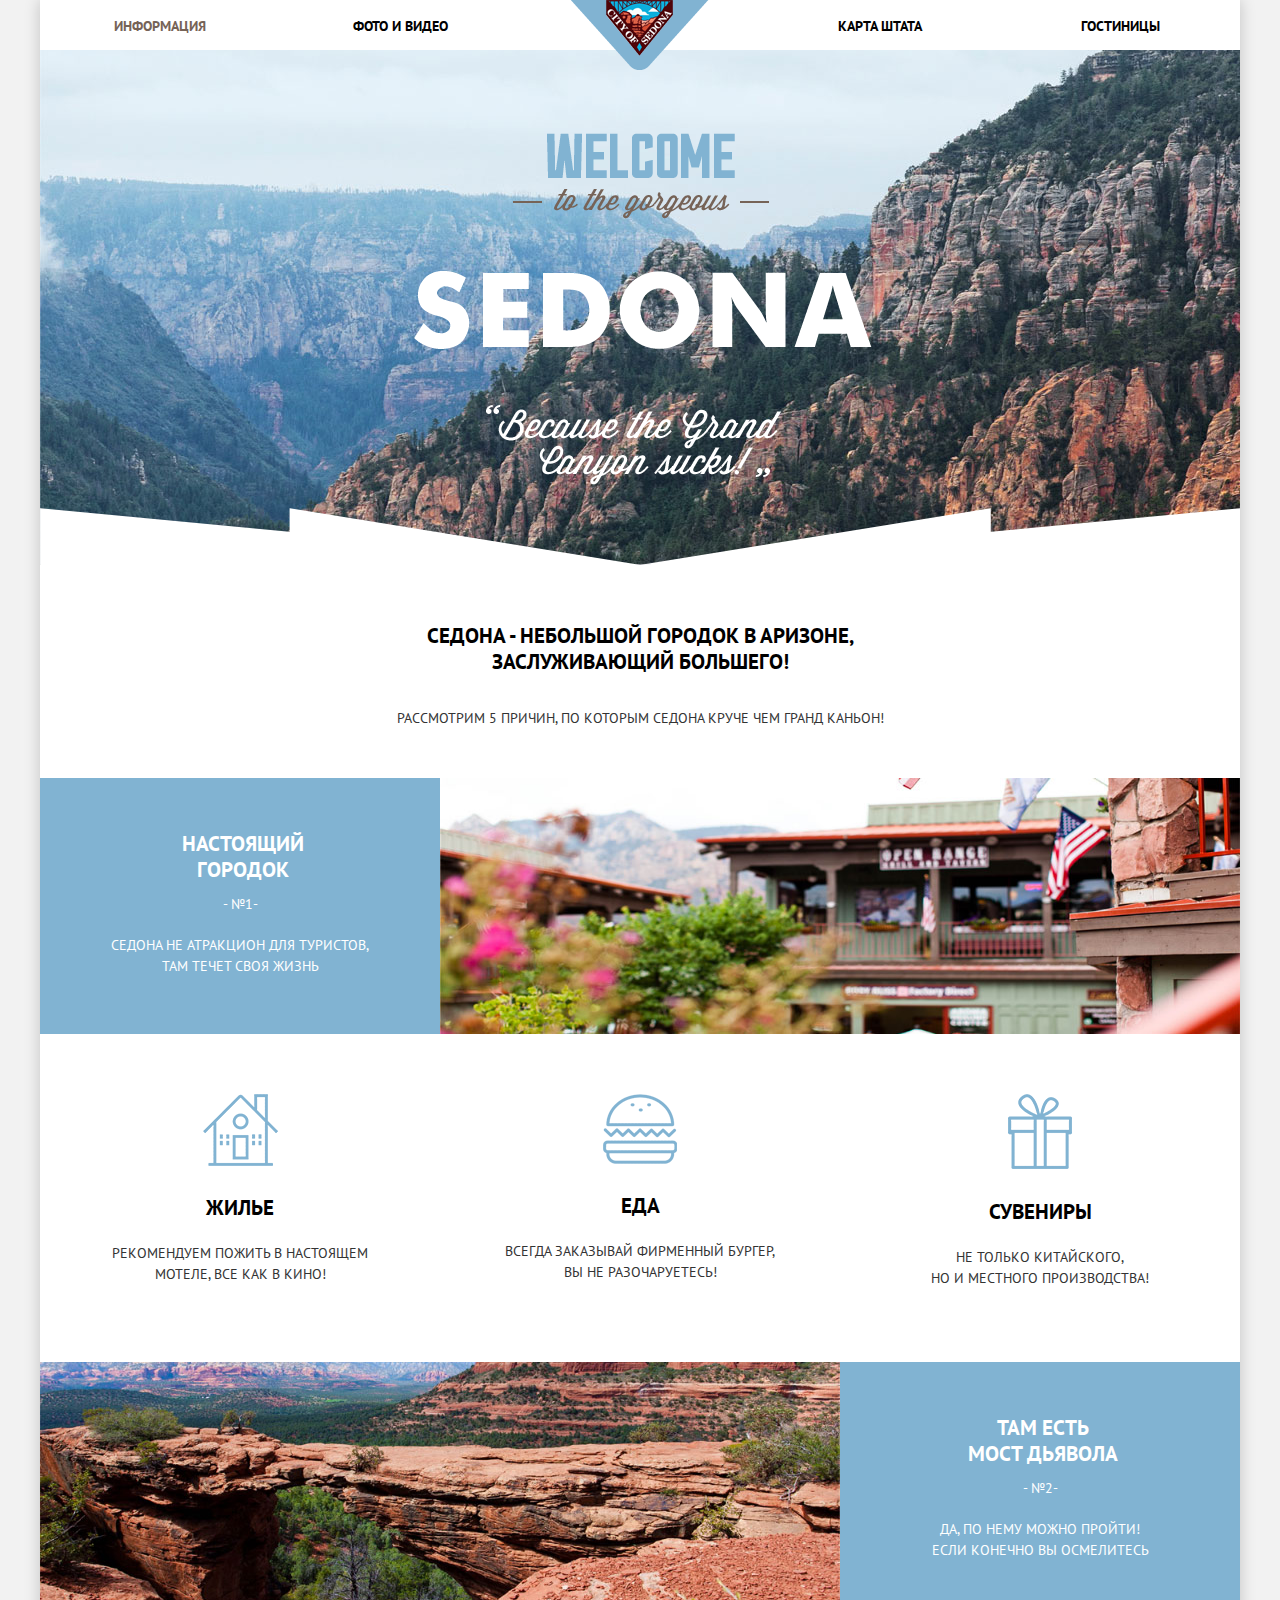
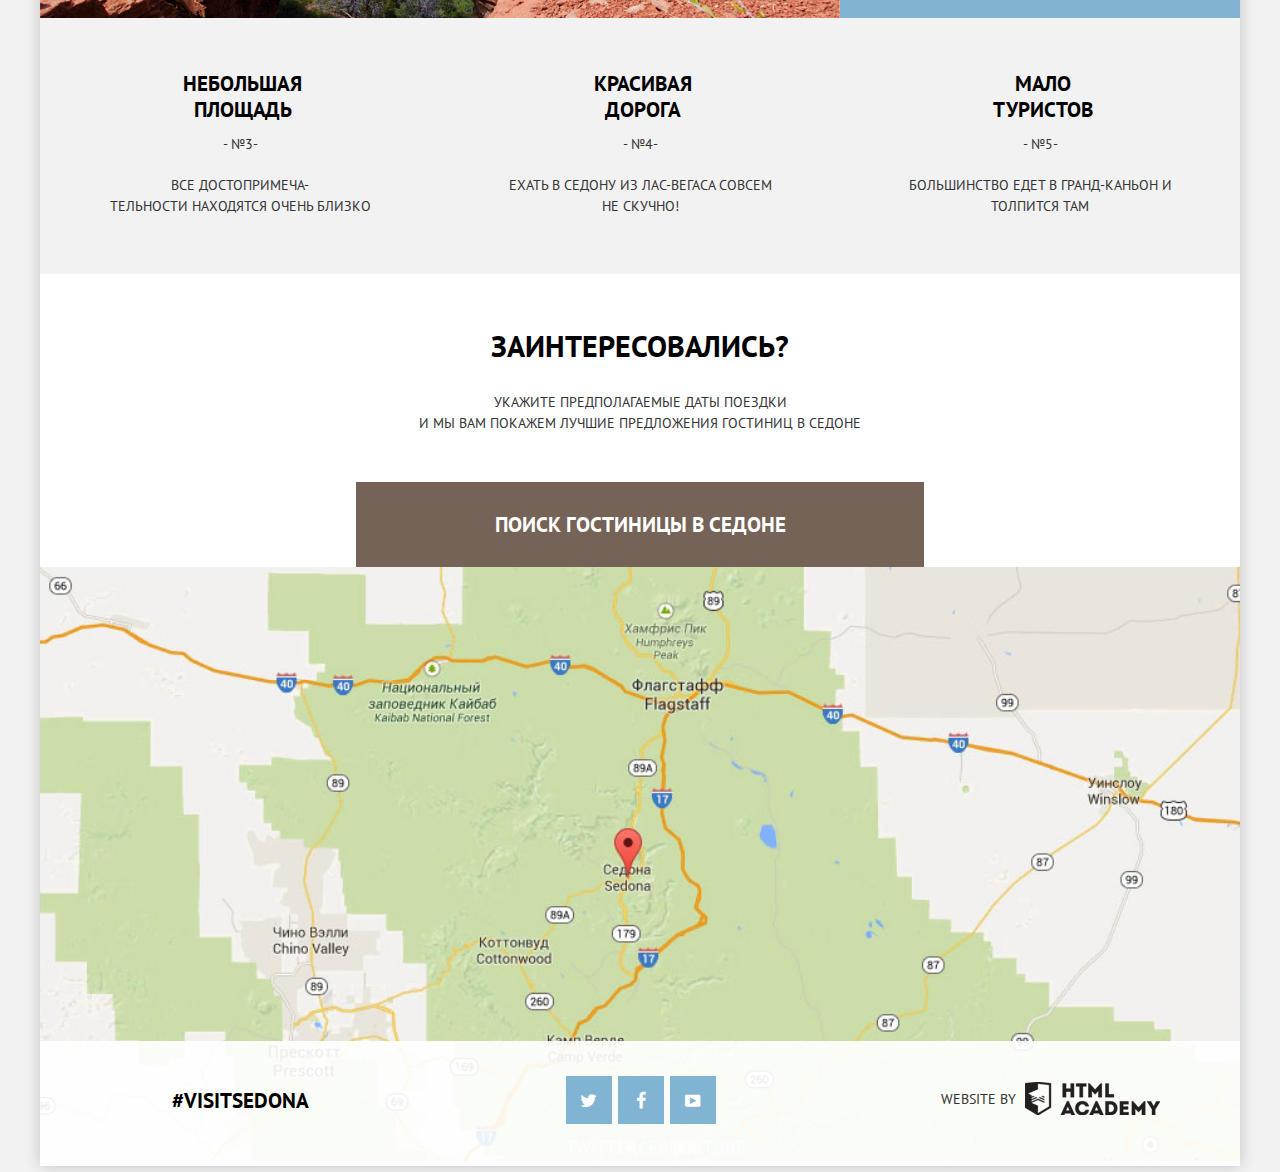
<file: index.html>
<!DOCTYPE html>
<html>
	<head>
		<meta charset="utf-8">
		<title>Sedona</title>
		<link href='http://fonts.googleapis.com/css?family=PT+Sans:400,700' rel='stylesheet' type='text/css'>
		<link rel="stylesheet" type="text/css" href="css/normalize.css" />
		<link rel="stylesheet" type="text/css" href="css/styles.css" />
	</head>
	<body>
		<div class="container">
			<!--HEADER-->
			<div class="wrapper-header clearfix">
				<header class="main-header">
					<nav class="left-nav">
						<ul>
							 <li class="active">
								<a href="#">Информация</a>
							 </li>
							<li>
								<a href="#">Фото и видео</a>
							</li> 
						</ul>
					</nav>
					
					<div class="logo">
						<a href="./index.html">
							<img src="./img/logo.png" alt="Седона" width="138" height="70" >
						</a>
					</div>
					
					<nav class="right-nav">
						<ul>
							<li>
								<a href="#">Карта штата</a>
							</li>
							<li>
								<a href="./hotels.html">Гостиницы</a>
							</li>  
						</ul>
					</nav>
				</header>
			</div>
			<!--HEADER END-->
			
			<!--CONTENT-->
			<div class="wrapper clearfix">
				<div class="background-image">
					<div class="background-text">
						<div class="welcome-title">Welcome to the gorgeous<br>Sedona</div>
						<blockquote class="welcome-quote">Because the Grand Canyon sucks!</blockquote>
					</div>
					<div class="background-shape">
					</div>
				</div>
				<section class="info-sedona">
					<h3>Седона - небольшой городок в Аризоне,<br> заслуживающий большего!</h3>
					<p>Рассмотрим 5 причин, по которым седона круче чем гранд каньон!</p>
				</section>
				<article class="main-reasons clearfix">
					<div class="features-item main-feature">
						<h3>Настоящий <br>городок</h3>
						<span class="number">- №1-</span>
						<p>
						Седона не атракцион для туристов,<br>
						там течет своя жизнь</p>
					</div>
					<div class="reason-image">
						<img src="./img/reason1.jpg" alt="Седона" width="800" height="256" >
					</div>
				</article>
				<section class="common-features clearfix">
					<div class="common-item">
						<img src="./img/house-icon.png" alt="Седона" width="75" height="72" >
						<h3 class="features-title">Жилье</h3>
						<p>Рекомендуем пожить в настоящем<br>
						мотеле, все как в кино!</p>
					</div>
					<div class="common-item">
						<img src="./img/burger-icon.png" alt="Седона" width="74" height="70" >
						<h3 class="features-title">Еда</h3>
						<p>Всегда заказывай фирменный бургер,<br>
						вы не разочаруетесь!</p>
					</div>
					<div class="common-item">
						<img src="./img/gift-icon.png" alt="Седона" width="64" height="76" >
						<h3 class="features-title">Сувениры</h3>
						<p>Не только китайского,<br>
						но и местного производства!</p>
					</div>
				</section>
				<article class="main-reasons clearfix">
					<div class="reason-image">
						<img src="./img/reason2.jpg" alt="Седона" width="800" height="256" >
					</div>
					<div class="features-item main-feature">
					<h3>Там есть<br>мост дьявола</h3>
					<span class="number">- №2-</span>
					<p>
					Да, по нему можно пройти!<br>
					если конечно вы осмелитесь</p>
					</div>
				</article>
				<section class="features clearfix">
					<div class="features-item">
						<h3>Небольшая<br>площадь</h3>
						<span class="number">- №3-</span>
						<p>
						Все достопримеча-<br>
						тельности находятся очень близко</p>
					</div>
					<div class="features-item">
						<h3>Красивая<br>дорога</h3>
						<span class="number">- №4-</span>
						<p>
						Eхать в Седону из Лас-Вегаса совсем<br>
						не скучно!</p>
					</div>
					<div class="features-item">
						<h3>Мало<br>туристов</h3>
						<span class="number">- №5-</span>
						<p>
						Большинство едет в Гранд-каньон и<br>
						толпится там</p>
					</div>
				</section>
				
				<!--SEARCH-->
				<section class="search">
					<div>
					<h2 class="search-title">Заинтересовались?</h2>
					<p>Укажите предполагаемые даты поездки<br>
					и мы вам покажем лучшие предложения гостиниц в Седоне</p>
					<a href="./form.html" class="btn btn-brown">Поиск гостиницы в Седоне</a>
					</div>
						<!--FORM-->
						<div class="modale-content">
							<form class="form" action="#">
								<div class="begin">
									<label for="begin">Дата заезда:</label>
									<input type="text" name="begin" id="begin" placeholder="21 Апреля 2014">
									<a href="#" class="icon-form icon-calendar"></a>
									
								</div>
								<div class="end">
									<label for="end">Дата выезда:</label>
									<input type="text" name="end" id="end" placeholder="4 Июля 2014">
									<a href="#" class="icon-form icon-calendar"></a>
								</div>
								<div class="number-input adults">
									<label for="adults">Взрослые:</label>
									<div class="button-container clearfix">
										<button type="button" class="form-btn icon-minus"></button>
										<input type="text" name="adults" id="adults" value="2">
										<button type="button" class="form-btn icon-plus"></button>
									</div>
								</div>
								<div class="number-input childs">
									<label class="last" for="childs">Дети:</label>
									<div class="button-container clearfix">
										<button type="button" class="form-btn icon-minus"></button>
										<input type="text" name="childs" id="childs" value="0">
										<button type="button" class="form-btn icon-plus"></button>
									</div>
								</div>
								<input type="submit" class="btn btn-blue" value="Найти">
							</form>
						</div>
						<!--FORM-END-->
				</section>
				<!--SEARCH END-->
				
				<!--MAP-->
				<div class="map">
					<iframe src="https://www.google.com/maps/embed?pb=!1m18!1m12!1m3!1d417840.62134013115!2d-111.70381459041677!3d35.09722466090379!2m3!1f0!2f0!3f0!3m2!1i1024!2i768!4f13.1!3m3!1m2!1s0x872da132f942b00d%3A0x5548c523fa6c8efd!2z0KHQtdC00L7QvdCwLCDQkNGA0LjQt9C-0L3QsCwg0KHQqNCQ!5e0!3m2!1sru!2sru!4v1429824327117" width="1200" height="594">
					</iframe>
				</div>
				<!--MAP END-->
			</div>
			<!--CONTENT END-->
			
			<!--FOOTER-->
			<div class="wrapper clearfix">
				<footer class="main-footer">
						<div class="footer-item footer-tag">
							<h3><a href="#">#Visitsedona</a></h3>
						</div>
						<div class="footer-item footer-social">
							<a href="https://twitter.com/" class="icon icon-twitter" title="Twitter">
								Twitter
							</a>
							<a href="https://facebook.com" class="icon icon-facebook" title="Facebook">
								Facebook
							</a>
							<a href="https://youtube.com" class="icon icon-youtube" title="Youtube">
								Youtube
							</a>
						</div>
						<div class="footer-item footer-copyright">
							<span>Website by</span>
							<a href="https://htmlacademy.ru" class="htmlacademy" title="htmlacademy">
								Html academy
							</a>
						</div>
				</footer>
			</div>
			<!--FOOTER END-->
		</div>
		<script src="./js/min_script.js">
		</script>
	</body>
</html>
</file>
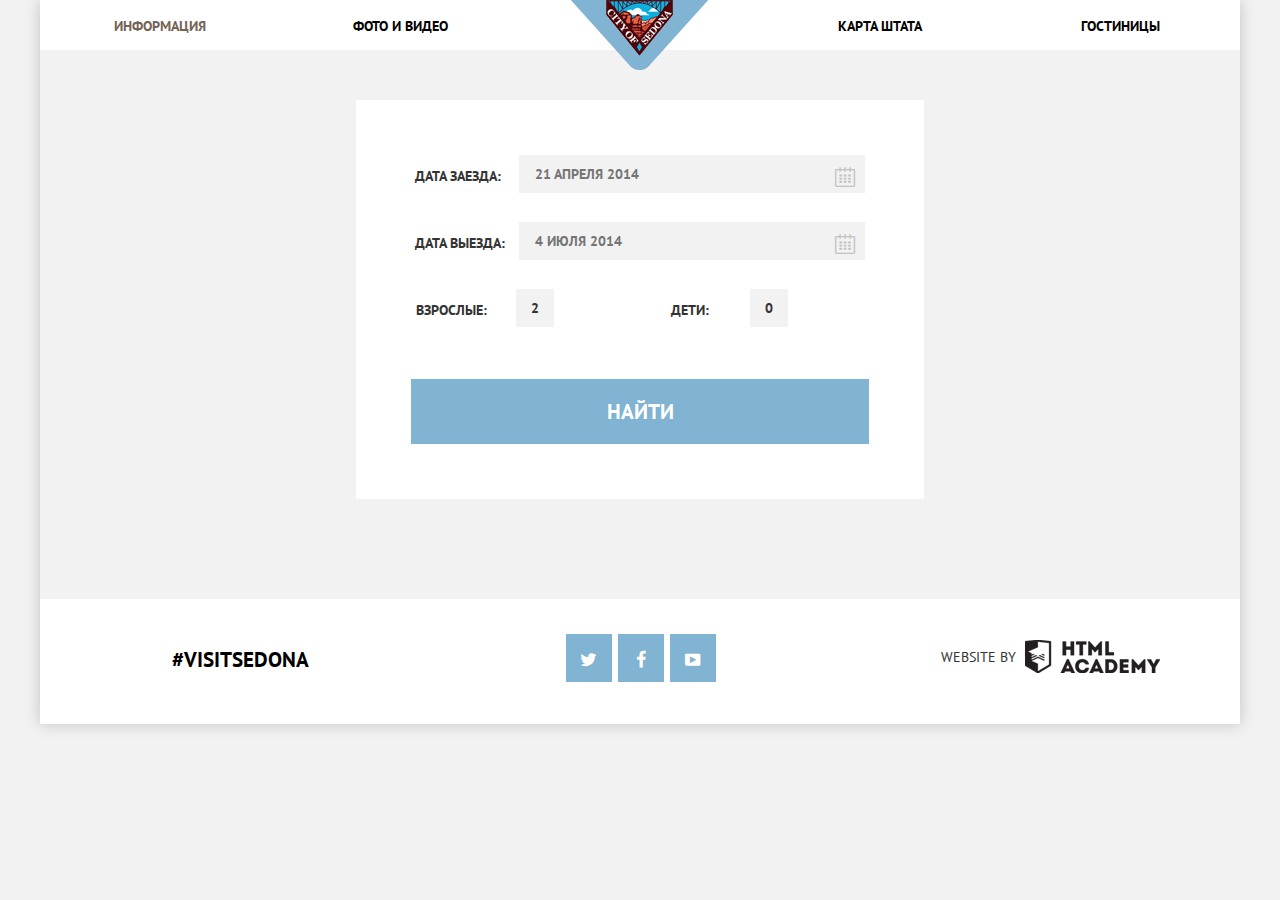
<file: form.html>
<!DOCTYPE html>
<html lang="en">
	<head>
		<meta charset="utf-8">
		<title>Sedona Form</title>
		<link href='http://fonts.googleapis.com/css?family=PT+Sans:400,700' rel='stylesheet' type='text/css'>
		<link rel="stylesheet" type="text/css" href="css/normalize.css" />
		<link rel="stylesheet" type="text/css" href="css/styles_min.css" />
	</head>
	<body>
		<div class="container">
			<!--HEADER-->
			<div class="wrapper-header clearfix">
				<header class="main-header no-js">
					<nav class="left-nav">
						<ul>
							 <li class="active">
								<a href="#">Информация</a>
							 </li>
							<li>
								<a href="#">Фото и видео</a>
							</li>
							  
						</ul>
					</nav>
					
					<div class="logo">
						<a href="./index.html">
							<img src="./img/logo.png" alt="Седона" width="138" height="70" >
						</a>
					</div>
					
					<nav class="right-nav">
						<ul>
							<li>
								<a href="#">Карта штата</a>
							</li>
							<li>
								<a href="./hotels.html">Гостиницы</a>
							</li>  
						</ul>
					</nav>
				</header>
			</div>
			<!--HEADER END-->
			<div class="no-js_form">
				<!--FORM-->
				<div class="modale-content no-js">
					<form class="form no-js" action="#">
						<div class="begin">
							<label for="begin">Дата заезда:</label>
							<input type="text" name="begin" id="begin" placeholder="21 Апреля 2014">
							<a href="#" class="icon-form icon-calendar"></a>	
						</div>
						<div class="end">
							<label for="end">Дата выезда:</label>
							<input type="text" name="end" id="end" placeholder="4 Июля 2014">
							<a href="#" class="icon-form icon-calendar"></a>
						</div>
						<div class="number-input adults">
							<label for="adults">Взрослые:</label>
							<div class="button-container clearfix">
								<button type="button" class="form-btn icon-minus"></button>
								<input type="text" name="adults" id="adults" value="2">
								<button type="button" class="form-btn icon-plus"></button>
							</div>
						</div>
						<div class="number-input childs">
							<label class="last" for="childs">Дети:</label>
							<div class="button-container clearfix">
								<button type="button" class="form-btn icon-minus"></button>
								<input type="text" name="childs" id="childs" value="0">
								<button type="button" class="form-btn icon-plus"></button>
								</div>
						</div>
						<input type="submit" class="btn btn-blue" value="Найти">
					</form>
				</div>
				<!--FORM-END-->
			</div>

			<!--FOOTER-->
			<div class="wrapper clearfix">
				<footer class="main-footer">
						<div class="footer-item footer-tag">
							<h3><a href="#">#Visitsedona</a></h3>
						</div>
						<div class="footer-item footer-social">
							<a href="https://twitter.com/" class="icon icon-twitter" title="Twitter">
								Twitter
							</a>
							<a href="https://facebook.com" class="icon icon-facebook" title="Facebook">
								Facebook
							</a>
							<a href="https://youtube.com" class="icon icon-youtube" title="Youtube">
								Youtube
							</a>
						</div>
						<div class="footer-item footer-copyright">
							<span>Website by</span>
							<a href="https://htmlacademy.ru" class="htmlacademy" title="htmlacademy">
								Html academy
							</a>
						</div>
				</footer>
			<!--FOOTER END-->
			</div>
		</div>
	</body>
</html>
</file>
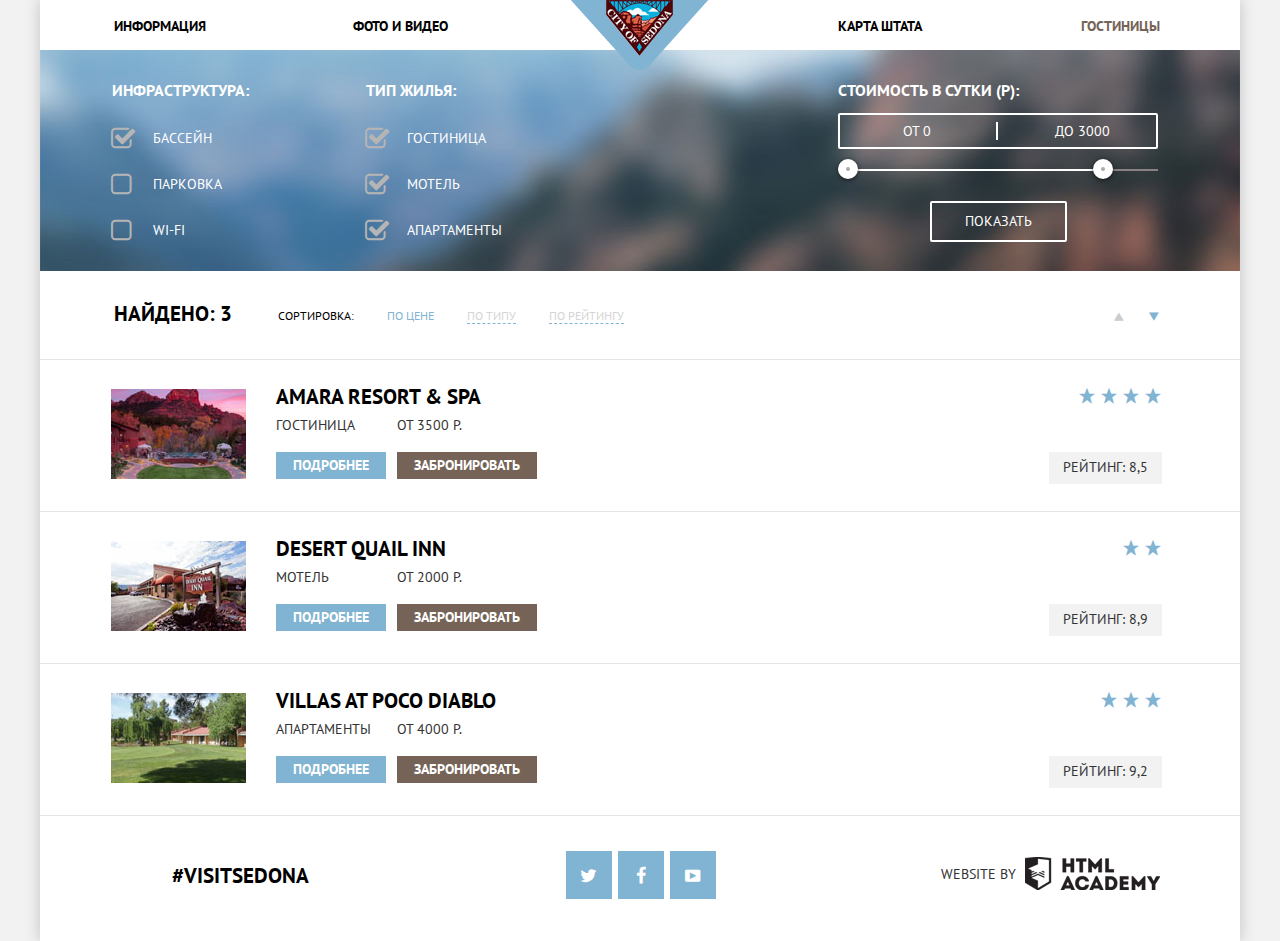
<file: hotels.html>
<!DOCTYPE html>
<html>
	<head>
		<meta charset="utf-8">
		<title>Sedona hotels</title>
		<link href='http://fonts.googleapis.com/css?family=PT+Sans:400,700' rel='stylesheet' type='text/css'>
		<link rel="stylesheet" type="text/css" href="css/normalize.css" />
		<link rel="stylesheet" type="text/css" href="css/styles_min.css" />
	</head>
	<body>
		<div class="container">
			<!--HEADER-->
			<div class="wrapper-header clearfix">
				<header class="main-header">
					<nav class="left-nav">
						<ul>
							 <li>
								<a href="./index.html">Информация</a>
							 </li>
							<li>
								<a href="#">Фото и видео</a>
							</li>
						</ul>
					</nav>
					
					<div class="logo">
						<a href="./index.html">
							<img src="./img/logo.png" alt="Седона" width="138" height="70" >
						</a>
					</div>
					
					<nav class="right-nav">
						<ul>
							<li>
								<a href="#">Карта штата</a>
							</li>
							<li class="active">
								<a href="./hotels.html">Гостиницы</a>
							</li>  
						</ul>
					</nav>
				</header>
			</div>
			<!--HEADER END-->
			
			<!--CONTENT-->
			<div class="wrapper clearfix">
				<section class="filter-window clearfix">
					<form name="search" action="#" method="post">
						<div class="infrastructure">
							<h4>Инфраструктура:</h4>
								<ul>
									<li>
										<input type="checkbox" name="pool" id="pool" checked>
										<label for="pool" >Бассейн</label><br>
									</li>
									<li>
										<input type="checkbox" name="parking" id="parking">
										<label for="parking">Парковка</label><br>
									</li>
									<li>
										<input type="checkbox" name="wifi" id="wifi">
										<label for="wifi">Wi-fi</label><br>
									</li>
								</ul>
						</div>
						<div class="type">
							<h4>Тип жилья:</h4>
								<ul>
									<li>
										<input type="checkbox" name="inn" id="inn" checked>
										<label for="inn">Гостиница</label><br>
									</li>
									<li>
										<input type="checkbox" name="motel" id="motel" checked>
										<label for="motel" >Мотель</label><br>
									</li>
									<li>
										<input type="checkbox" name="apartaments" id="apartaments" checked>
										<label for="apartaments">Апартаменты</label><br>
									</li>
								</ul>    
						</div>
						<div class="filter-cost">
							<h4>Стоимость в сутки (р):</h4>
							<div class="price-controls clearfix">
								<div class="min-price">
									<label for="min-price">от</label>
									<input name="min-price" id="min-price" class="min-input" type="text" value="0">
								</div>
								<div class="max-price">
									<label for="max-price">до</label>
									<input name="max-price" id="max-price" class="max-input" type="text" value="3000">
								</div>
							</div>
							<div class="range-controls">
								<div class="scale"><div style="margin-left:0px; margin-right: 50px" class="bar"></div></div>
								<div class="toggle min-toggle" style="left:0px;"></div>
								<div class="toggle max-toggle" style="left:255px;"></div>
							</div>
							<input type="submit" class="btn" value="Показать">
						</div>
					</form>
				</section>
				<section class="options clearfix">
					<div class="count">
						<h3>Найдено: 3</h3>
					</div>
					<div class="sort">
						<h4>Сортировка:</h4>
							<ul class="sort-type">
								<li class="current">
									<a href="#">По цене</a>
								</li>
								<li>
									<a href="#">По типу</a>
								</li>
								<li>
									<a href="#">По рейтингу</a>
								</li>
							</ul> 
					</div>
					<div class="arrows">
						<i class="icon-up-dir"></i>
						<i class="icon-down-dir current"></i>
					</div>
				</section>
				<!--ITEM-->
				<article class="result-item clearfix">
					<section class="result-info">
						<div class="item-image">
							<img src="./img/hotel1.jpg" alt="Седона" width="135" height="90" >
						</div>
						<div class="item-info">
							<h3><a href="#">Amara Resort & Spa</a></h3>
							<div class="clearfix">
								<div class="info-left-column">
									<span class="type">Гостиница</span>
									<a href="#" class="btn btn-blue">Подробнее</a>
								</div>
								<div class="info-right-column">
									<span class="price">От 3500 р.</span>
									<a href="#" class="btn btn-brown">Забронировать</a>
								</div>
							</div>
						</div>
						<div class="item-reviews">
							<div class="rating">
								<i class="icon-star"></i>
								<i class="icon-star"></i>
								<i class="icon-star"></i>
								<i class="icon-star"></i>
							</div>
							<div class="button">
								Рейтинг: 8,5
							</div>
						</div>
					</section>
				</article>
				<!--ITEM END-->
				<!--ITEM-->
				<article class="result-item clearfix">
					<section class="result-info">
						<div class="item-image">
							<img src="./img/hotel2.jpg" alt="Седона" width="135" height="90" >
						</div>
						<div class="item-info">
							<h3><a href="#">Desert Quail Inn</a></h3>
							<div  class="clearfix">
								<div class="info-left-column">
									<span class="type">Мотель</span>
									<a href="#" class="btn btn-blue">Подробнее</a>
								</div>
								<div class="info-right-column">
									<span class="price">От 2000 р.</span>
									<a href="#" class="btn btn-brown">Забронировать</a>
								</div>
							</div>
						</div>
						<div class="item-reviews">
							<div class="rating">
								<i class="icon-star"></i>
								<i class="icon-star"></i>
							</div>
							<div class="button">
								Рейтинг: 8,9
							</div>
						</div>
					</section>
				</article>
				<!--ITEM END-->
				<!--ITEM-->
				<article class="result-item clearfix">
					<section class="result-info">
						<div class="item-image">
							<img src="./img/hotel3.jpg" alt="Седона" width="135" height="90" >
						</div>
						<div class="item-info">
							<h3><a href="#">Villas At Poco Diablo</a></h3>
							<div class="clearfix">
								<div class="info-left-column">
									<span class="type">Апартаменты</span>
									<a href="#" class="btn btn-blue">Подробнее</a>
								</div>
								<div class="info-right-column">
									<span class="price">От 4000 р.</span>
									<a href="#" class="btn btn-brown">Забронировать</a>
								</div>
							</div>
						</div>
						<div class="item-reviews">
							<div class="rating">
								<i class="icon-star"></i>
								<i class="icon-star"></i>
								<i class="icon-star"></i>
							</div>
							<div class="button">
								Рейтинг: 9,2
							</div>
						</div>
					</section>
				</article>
				<!--ITEM END-->
			</div>
			<!--CONTENT END-->

			<!--FOOTER-->
			<div class="wrapper clearfix">
				<footer class="main-footer">
						<div class="footer-item footer-tag">
							<h3><a href="#">#Visitsedona</a></h3>
						</div>
						<div class="footer-item footer-social">
							<a href="https://twitter.com/" class="icon icon-twitter" title="Twitter">
							</a>
							<a href="https://facebook.com" class="icon icon-facebook" title="Facebook">
							</a>
							<a href="https://youtube.com" class="icon icon-youtube" title="Youtube">
							</a>
						</div>
						<div class="footer-item footer-copyright">
							<span>Website by</span>
							<a href="https://htmlacademy.ru" class="htmlacademy" title="html academy">
							</a>
						</div>
				</footer>
			</div>
			<!--FOOTER END-->
		</div>
	</body>
</html>
</file>
<file: css/styles.css>
@font-face
{
	font-family:'symbols-sedona';
	src:url(../font/symbols-sedona.eot?60737633);
	src:url(../font/symbols-sedona.eot?60737633#iefix) format("embedded-opentype"),url(../font/symbols-sedona.woff?60737633) format("woff"),url(../font/symbols-sedona.ttf?60737633) format("truetype"),url(../font/symbols-sedona.svg?60737633#symbols-sedona) format("svg");
	font-weight:400;
	font-style:normal
}

[class^="icon-"]:before,[class*=" icon-"]:before
{
	font-family:"symbols-sedona";
	font-style:normal;
	font-weight:400;
	speak:none;
	display:inline-block;
	vertical-align:middle;
	text-decoration:inherit;
	width:1em;
	margin-right:.2em;
	text-align:center;
	font-variant:normal;
	text-transform:none;
	line-height:1em;
	margin-left:.2em
}


.icon-facebook:before
{
	content:'\66'
}

.icon-twitter:before
{
	content:'\74'
}

.icon-up-dir:before
{
	content:'\25b2'
}

.icon-down-dir:before
{
	content:'\25bc'
}

.icon-star:before
{
	content:'\2605';
	margin:0
}

.icon-check-off:before
{
	content:'\2610'
}

.icon-check-on:before
{
	content:'\2611'
}

.icon-calendar:before
{
	content:'\e800'
}

.icon-plus:before
{
	content:'\e801'
}

.icon-minus:before
{
	content:'\e802'
}

.icon-youtube:before
{
	content:'\f39e'
}

body
{
	font-size:14px;
	font-family:'PT Sans',Arial,sans-serif;
	color:#333;
	text-transform:uppercase;
	background:#f2f2f2;
	min-width:1200px;
	max-width:1200px;
	padding:0;
	margin:0 auto;
	line-height:21px
}

h2
{
	font-size:30px;
	line-height:26px;
	font-weight:700;
	color:#000
}

h3
{
	font-size:21px;
	line-height:26px;
	font-weight:700;
	color:#000
}

h4
{
	font-size:16px;
	font-size:16px;
	line-height:21px;
	font-weight:700;
	color:#000
}

.container
{
	width:1200px;
	margin:0 auto;
	text-align:center;
	background-color:#fff;
	-webkit-box-shadow:0 0 15px 0 rgba(0,1,1,.2);
	-moz-box-shadow:0 0 15px 0 rgba(0,1,1,.2);
	box-shadow:0 0 15px 0 rgba(0,1,1,.2)
}

.wrapper-header
{
	text-align:center;
	background:#fff;
	height:50px
}

.main-header
{
	background:#fff
}

div.wrapper.clearfix header
{
	height:50px
}

.main-header .logo,.main-header nav
{
	float:left
}

.main-header nav
{
	text-align:center;
	width:40%
}

.logo
{
	position:relative;
	width:20%;
	text-align:center;
	outline:none;
	z-index:2
}

.main-header nav>ul
{
	padding:0;
	margin:0;
	list-style-type:none
}

.main-header nav>ul>li
{
	display:inline-block;
	vertical-align:middle;
	text-align:center;
	width:50%;
	padding:0;
	margin:0 -2px
}

.main-header nav>ul>li>a
{
	display:block;
	padding:16px 0;
	text-decoration:none;
	color:#000;
	font-weight:700
}

.main-header nav>ul>li>a:hover
{
	color:#81b3d2
}

.main-header nav>ul>li>a:active
{
	color:#dadada
}

.main-header nav>ul>.active>a
{
	color:#766357
}

.main-header nav>ul>.active>a:hover
{
	color:#604e43
}

.clearfix:after
{
	content:"";
	display:table;
	clear:both
}

.background-image
{
	position:relative;
	height:515px;
	background-color:#85888f;
	background-attachment:scroll;
	background-position-x:center;
	background-position-y:-50px;
	background-size:1200px 564px;
	margin:0;
	margin-bottom:27px;
	background-image:url(../img/bg-image.jpg);
	background-repeat:no-repeat;
	z-index:1
}

.background-shape
{
	position:absolute;
	width:1200px;
	height:57px;
	background-color:transparent;
	background-image:url(../img/bg-shape.png);
	background-repeat:no-repeat;
	background-size:100% 57px;
	bottom:0;
	z-index:2
}

.background-text
{
	position:absolute;
	top:83px;
	left:374px;
	width:458px;
	height:352px;
	font-size:0;
	background-color:transparent;
	background-image:url(../img/bg-text.png);
	background-repeat:no-repeat;
	z-index:5
}

.info-sedona
{
	padding-top:9.5px;
	padding-bottom:35px;
	text-align:center;
	background:#fff
}

.info-sedona h3
{
	margin-bottom:33.5px
}

.features-item
{
	width:400px;
	min-height:256px;
	text-align:center
}

.features-item h3
{
	padding-left:5px;
	margin-bottom:11px;
	margin-top:52.5px;
	padding-right:0
}

.features-item p
{
	margin-top:20px
}

.reason-image
{
	width:800px;
	height:256px;
	padding:0;
	margin:0
}

.reason-image img
{
	padding:0;
	margin:0
}

.features-item,.reason-image
{
	background:#f2f2f2;
	float:left
}

.main-feature
{
	background:#81b3d2;
	color:#fff
}

.main-feature h3
{
	color:#fff
}

.main-reasons
{
	min-height:256px
}

.number
{
	margin-bottom:25px
}

.common-item
{
	float:left;
	width:400px;
	padding-top:60px;
	text-align:center;
	padding-bottom:73.5px
}

.common-item h3
{
	margin-top:22.5px;
	margin-bottom:22px
}

.common-item p
{
	margin:0
}

.search
{
	background:#fff;
	padding-top:34px
}

h2.search-title
{
	margin-bottom:33px
}

.search p
{
	margin-bottom:47px
}

.modale-content input[type="submit"]
{
	display:block;
	border:0;
	outline:none;
	font-size:21px;
	font-weight:700;
	text-transform:uppercase;
	text-align:center;
	width:100%;
	color:#fff
}

.btn-brown
{
	background:#766357
}

.btn-brown:hover
{
	background:#604e43
}

a.btn-brown:active
{
	background:#503e33;
	color:#8f8681
}

.modale-content
{
	display:none;
	background:#fff;
	position:absolute;
	margin-left:316px;
	width:458px;
	padding:55px
}

.modale-content input
{
	background:#f2f2f2;
	border:0;
	margin:0;
	padding:0;
	outline:none;
	border:1px solid #f2f2f2;
	font-weight:700
}

.modale-content .begin,.modale-content .end
{
	position:relative
}

.number-input label.last
{
	margin-right:8px;
	text-align:center
}

.modale-content label
{
	display:inline-block;
	vertical-align:middle;
	text-align:left;
	line-height:38px;
	width:100px;
	margin:0;
	font-weight:700
}

.modale-content input[name="begin"],.modale-content input[name="end"]
{
	text-transform:uppercase;
	height:20px;
	width:290px;
	margin-bottom:29px;
	white-space:nowrap;
	padding:8px 39px 8px 15px
}

.modale-content input[name="adults"],.modale-content input[name="childs"]
{
	width:36px;
	height:20px;
	text-align:center;
	padding:8px 0
}

.button-container
{
	width:114px
}

.number-input
{
	display:inline-block;
	vertical-align:middle;
	text-align:left;
	margin:0;
	width:220px
}

.modale-content .button-container,.number-input label
{
	display:inline-block;
	vertical-align:top;
	line-height:42px;
	margin:0 -2px
}

.icon-calendar
{
	position:absolute;
	top:0;
	right:10px;
	color:#c2c2c2;
	font-size:20px;
	line-height:40px
}

.icon-calendar:hover
{
	color:#000
}

.icon-calendar:active
{
	color:#81b3d2
}

button.form-btn
{
	background:#f2f2f2;
	float:left;
	width:38px;
	height:38px;
	border:0;
	outline:none;
	padding:0;
	margin:0
}

.form-btn.icon-minus,.number-input input,.form-btn.icon-plus
{
	float:left
}

.modale-content input:hover
{
	background:#ebebeb
}

.modale-content input:focus
{
	background:#fff;
	border:1px solid #ebebeb
}

.icon-minus,.icon-plus
{
	font-size:14px;
	margin:0;
	padding:0;
	color:#a9a9a9
}

.icon-minus:hover,.icon-plus:hover
{
	color:#000
}

.icon-minus:active,.icon-plus:active
{
	color:#81b3d2
}

button
{
	font-size:21px;
	text-transform:uppercase;
	font-family:'PT Sans',Arial,sans-serif;
	color:#fff
}

input[type="submit"].btn.btn-blue
{
	margin-top:48px;
	padding:18.5px 0 19.5px;
	width:100%;
	background:#81b3d2
}

.search a.btn
{
	position:relative;
	display:block;
	padding:32px 0;
	max-width:568px;
	margin:0 auto;
	margin-top:48px;
	border:0;
	outline:none;
	font-size:21px;
	font-weight:700;
	color:#fff;
	text-decoration:none;
	text-transform:uppercase;
	text-align:center
}

.btn.btn-blue
{
	background:#81b3d2
}

.btn.btn-blue:hover
{
	background:#669ec0
}

.btn.btn-blue:active
{
	background:#5496bd;
	color:#94b9d2
}

.sort
{
	font-size:12px
}

.features-item img
{
	margin-top:60px
}

.filter-window
{
	color:#fff;
	background-color:#85888f;
	background-attachment:scroll;
	background-position-x:center;
	background-position-y:top;
	background-size:100% 100%;
	margin:0;
	margin-bottom:-34px;
	padding:29.5px 82px 28px 72px;
	background-image:url(../img/filter-bg.jpg);
	background-repeat:no-repeat;
	z-index:1
}

.filter-window h4
{
	font-size:16px;
	color:#fff;
	margin:0;
	margin-bottom:30.5px
}

.filter-window ul
{
	padding:0;
	margin:0;
	list-style-type:none;
	text-align:left
}

.filter-window li
{
	color:#fff;
	padding:0;
	margin:0;
	margin-left:11px;
	margin-top:25px
}

.filter-window .infrastructure,.filter-window .type
{
	text-align:left;
	float:left
}

.filter-window .infrastructure
{
	width:254px
}

.filter-window .type
{
	width:274px
}

.filter-window .filter-cost
{
	float:right;
	width:320px
}

.filter-window input[type="checkbox"]
{
	display:none
}

.filter-window input[type="checkbox"] + label
{
	position:relative;
	display:inline-block;
	vertical-align:top;
	padding-left:30px;
	cursor:pointer;
	font-family:'PT Sans',Arial,sans-serif;
	font-weight:400;
	color:#fff;
	line-height:1
}

.filter-window input[type="checkbox"] + label::before
{
	color:#b5b5b5;
	font-family:'symbols-sedona';
	content:'\2610';
	font-size:26px;
	position:absolute;
	top:-5px;
	left:-12px
}

.filter-window input[type="checkbox"] + label:hover::before
{
	color:#fff
}

.filter-window input[type="checkbox"]:checked + label::before
{
	font-family:'symbols-sedona';
	content:'\2611';
	color:#b5b5b5
}

.filter-window input[type="checkbox"]:checked + label:hover::before
{
	color:#fff
}

.filter-cost h4
{
	text-align:left;
	margin-bottom:12.5px
}

.filter-cost .price-controls
{
	border:2px solid #fff;
	padding:5px;
	height:22px;
	width:306px;
	margin-bottom:20px;
	border-radius:2px
}

.price-controls label
{
	line-height:22px
}

.filter-cost .min-price,.filter-cost .max-price
{
	display:inline-block;
	vertical-align:top
}

.min-price label
{
	text-align:right;
	width:82px
}

.max-price label
{
	text-align:right;
	width:71px
}

.filter-cost .min-price
{
	width:153px;
	text-align:right
}

.filter-cost .max-price
{
	width:149px;
	text-align:right
}

.filter-cost input
{
	border:0
}

.filter-cost input[type="text"]
{
	width:73px;
	padding:0;
	background:transparent;
	font-size:14px;
	text-transform:uppercase;
	font-family:'PT Sans',Arial,sans-serif;
	color:#fff
}

.filter-cost input[name="min-price"]
{
	border:0;
	border-right:2px solid #fff
}

.filter-cost .range-controls
{
	position:relative;
	height:32px;
	width:320px;
	background:none
}

.range-controls .scale
{
	margin-top:20px;
	width:320px;
	height:2px;
	background:#8c8181
}

.range-controls .bar
{
	height:2px;
	background:#FFF
}

.range-controls .toggle
{
	position:absolute;
	width:4px;
	height:4px;
	border:8px solid #fff;
	background:#ababab;
	cursor:pointer;
	border-radius:50%;
	box-shadow:0 1px 5px -1px #000;
	top:-10px
}

.range-controls .toggle:hover
{
	background:#1e5081
}

.filter-cost .btn
{
	font-size:14px;
	line-height:21px;
	padding:8px 33px;
	outline:0;
	border:2px solid #fff;
	background-color:transparent;
	text-transform:uppercase;
	font-weight:300;
	margin-bottom:35px;
	border-radius:2px
}

.options
{
	padding:0 82px;
	background:#fff;
	padding-top:33px;
	padding-bottom:30.5px
}

.count,.sort
{
	float:left
}

.arrows
{
	font-size:21px;
	float:right;
	width:65px;
	margin:0;
	margin-right:-11px
}

div.count h3
{
	margin:0;
	line-height:20px;
	margin-right:50px;
	margin-left:-8px
}

.sort h4
{
	display:inline-block;
	vertical-align:top;
	margin:0;
	font-size:12px;
	font-weight:400;
	line-height:24px;
	margin-left:-4px
}

.sort-type
{
	display:inline-block;
	vertical-align:middle;
	font-size:12px;
	padding:0;
	margin:0;
	list-style-type:none;
	line-height:18px
}

.sort-type>li
{
	margin-left:30px;
	display:inline-block;
	vertical-align:top
}

.sort-type>li:first-child
{
	display:inline-block;
	vertical-align:top
}

.sort-type>li>a
{
	color:#d5d5d5;
	text-decoration:none;
	border-bottom:1px dashed #81b3d2
}

.sort-type>li>a:hover
{
	color:#8bb9d5;
	text-decoration:none;
	border-bottom:1px dashed #81b3d2
}

.sort-type>li>a:active
{
	color:#000;
	text-decoration:none;
	border-bottom:none
}

.sort-type>.current>a
{
	color:#81b3d2;
	border-bottom:none;
	text-decoration:none
}

.sort-type>.current>a:hover
{
	color:#81b3d2;
	text-decoration:none;
	border-bottom:none
}

.icon-down-dir,.icon-up-dir
{
	color:#ccc
}

.icon-down-dir:hover,.icon-up-dir:hover
{
	color:#000
}

.icon-down-dir:active,.icon-up-dir:active
{
	color:#81b3d2
}

.icon-down-dir.current,.icon-up-dir.current
{
	color:#81b3d2
}

.item-image
{
	float:left;
	width:135px;
	height:90px;
	margin:auto 0;
	margin-right:30px
}

.item-image img
{
	margin:5px 0;
	width:135px;
	height:90px
}

hr
{
	margin:0
}

.result-item
{
	padding:24px 78px 27px 71px
}

.item-info
{
	float:left;
	width:261px
}

.item-info h3
{
	font-weight:700;
	text-align:left;
	margin:0;
	width:770px;
	padding:0;
	text-decoration:none;
	margin-bottom:5px
}

.item-reviews
{
	float:right
}

.item-info a
{
	display:block
}

.info-left-column
{
	float:left;
	text-align:left;
	margin-right:6px
}

.info-right-column
{
	float:right;
	text-align:left
}

.price .type
{
	margin-bottom:16.5px
}

.icon-star
{
	margin:0;
	font-size:18px;
	color:#81b3d2
}

.item-info>h3>a
{
	color:#000
}

.item-info>h3>a:hover
{
	color:#81b3d2
}

.item-info>h3>a:active
{
	color:#cacaca
}

.item-info .btn
{
	display:block;
	color:#fff;
	padding:3px 17px;
	margin-top:16.5px;
	font-weight:700
}

.item-info .btn-blue
{
	background:#81b3d2
}

.result-item:nth-child(1)
{
	border-top:1px solid #e5e5e5
}

.options
{
	border-bottom:1px solid #e5e5e5
}

.result-item
{
	border-bottom:1px solid #e5e5e5;
	background:#fff
}

article a
{
	text-decoration:none
}

.rating
{
	margin-top:0;
	vertical-align:top;
	text-align:right
}

.button
{
	margin-top:45px;
	padding:5.5px 14px;
	vertical-align:bottom;
	text-align:right;
	background:#f2f2f2
}

.main-footer
{
	position:relative;
	background:rgba(255,255,255,0.9);
	min-height:120px;
	min-width:1200px;
	z-index:3
}

.main-footer .footer-item
{
	width:400px;
	float:left;
	margin:0
}

.main-footer .footer-tag
{
	padding-top:47.5px;
	padding-bottom:51.5px;
	font-weight:700;
	margin:0
}

.footer-tag h3
{
	margin:0
}

.footer-tag a
{
	text-decoration:none;
	color:#000
}

.main-footer .footer-social
{
	font-size:0;
	padding:35px 0;
	padding-left:8px;
	width:391px
}

.icon
{
	font-size:18px;
	display:inline-block;
	vertical-align:top;
	margin-right:6px;
	width:46px;
	height:48px;
	background:#81b3d2;
	color:#fff;
	line-height:48px
}

.icon:hover
{
	background:#669ec0
}

.icon:active
{
	background:#5496bd;
	color:#88b6d1
}

.icon i
{
	line-height:48px;
	text-align:center;
	vertical-align:middle
}

.main-footer .footer-copyright
{
	width:331px;
	text-align:right;
	padding:38px 0 46px
}

.footer-item a
{
	text-decoration:none
}

.footer-copyright .htmlacademy:hover
{
	background:url(../img/htmlacademy-sprite.png) no-repeat;
	background-position:0 -45px
}

.footer-copyright .htmlacademy:active
{
	background:url(../img/htmlacademy-sprite.png) no-repeat;
	background-position:0 -92px
}

.footer-copyright span
{
	display:inline-block;
	vertical-align:top;
	margin:10px 0;
	margin-right:5px
}

.footer-copyright .htmlacademy
{
	font-size:0;
	display:inline-block;
	vertical-align:top;
	margin:0;
	width:135px;
	height:35px;
	margin-right:10px;
	margin-top:3px;
	background:url(../img/htmlacademy-sprite.png) no-repeat
}

.modale-content-show
{
	display:block;
	-webkit-animation:bounce 1s;
	-moz-animation:bounce 1s;
	animation:bounce 1s;
	z-index:50
}

.no-js_form
{
	background:#f2f2f2;
	padding-top:50px;
	padding-bottom:50px
}

.modale-content.no-js
{
	margin:0 auto;
	margin-bottom:50px;
	position:relative;
	display:block;
	z-index:50
}

.form.no-js .form-btn
{
	display:none
}

.map
{
	background:url(../img/map.jpg) no-repeat top center;
	background-size:cover;
	height:594px;
	margin-bottom:-120px;
	position:relative;
	z-index:2
}

iframe
{
	border:0
}

@-webkit-keyframes bounce {
	0%
	{
		opacity:0;
		transform:translateX(300px)
	}
	
	1%
	{
		opacity:0
	}
	
	100%
	{
		opacity:1
	}
}

@-moz-keyframes bounce {
	0%
	{
		opacity:0;
		transform:translateX(300px)
	}
	
	1%
	{
		opacity:0
	}
	
	100%
	{
		opacity:1
	}
}

@keyframes bounce {
	0%
	{
		opacity:0;
		transform:translateX(300px)
	}
	
	1%
	{
		opacity:0
	}
	
	100%
	{
		opacity:1
	}
}
</file>
<file: css/styles_min.css>
@font-face{font-family:'symbols-sedona';src:url(../font/symbols-sedona.eot?60737633);src:url(../font/symbols-sedona.eot?60737633#iefix) format("embedded-opentype"),url(../font/symbols-sedona.woff?60737633) format("woff"),url(../font/symbols-sedona.ttf?60737633) format("truetype"),url(../font/symbols-sedona.svg?60737633#symbols-sedona) format("svg");font-weight:400;font-style:normal}[class^="icon-"]:before,[class*=" icon-"]:before{font-family:"symbols-sedona";font-style:normal;font-weight:400;speak:none;display:inline-block;vertical-align:middle;text-decoration:inherit;width:1em;margin-right:.2em;text-align:center;font-variant:normal;text-transform:none;line-height:1em;margin-left:.2em}.icon-facebook:before{content:'\66'}.icon-twitter:before{content:'\74'}.icon-up-dir:before{content:'\25b2'}.icon-down-dir:before{content:'\25bc'}.icon-star:before{content:'\2605';margin:0}.icon-check-off:before{content:'\2610'}.icon-check-on:before{content:'\2611'}.icon-calendar:before{content:'\e800'}.icon-plus:before{content:'\e801'}.icon-minus:before{content:'\e802'}.icon-youtube:before{content:'\f39e'}body{font-size:14px;font-family:'PT Sans',Arial,sans-serif;color:#333;text-transform:uppercase;background:#f2f2f2;min-width:1200px;max-width:1200px;padding:0;margin:0 auto;line-height:21px}h2{font-size:30px;line-height:26px;font-weight:700;color:#000}h3{font-size:21px;line-height:26px;font-weight:700;color:#000}h4{font-size:16px;font-size:16px;line-height:21px;font-weight:700;color:#000}.container{width:1200px;margin:0 auto;text-align:center;background-color:#fff;-webkit-box-shadow:0 0 15px 0 rgba(0,1,1,.2);-moz-box-shadow:0 0 15px 0 rgba(0,1,1,.2);box-shadow:0 0 15px 0 rgba(0,1,1,.2)}.wrapper-header{text-align:center;background:#fff;height:50px}.main-header{background:#fff}div.wrapper.clearfix header{height:50px}.main-header .logo,.main-header nav{float:left}.main-header nav{text-align:center;width:40%}.logo{position:relative;width:20%;text-align:center;outline:none;z-index:2}.main-header nav>ul{padding:0;margin:0;list-style-type:none}.main-header nav>ul>li{display:inline-block;vertical-align:middle;text-align:center;width:50%;padding:0;margin:0 -2px}.main-header nav>ul>li>a{display:block;padding:16px 0;text-decoration:none;color:#000;font-weight:700}.main-header nav>ul>li>a:hover{color:#81b3d2}.main-header nav>ul>li>a:active{color:#dadada}.main-header nav>ul>.active>a{color:#766357}.main-header nav>ul>.active>a:hover{color:#604e43}.clearfix:after{content:"";display:table;clear:both}.background-image{position:relative;height:515px;background-color:#85888f;background-attachment:scroll;background-position-x:center;background-position-y:-50px;background-size:1200px 564px;margin:0;margin-bottom:27px;background-image:url(../img/bg-image.jpg);background-repeat:no-repeat;z-index:1}.background-shape{position:absolute;width:1200px;height:57px;background-color:transparent;background-image:url(../img/bg-shape.png);background-repeat:no-repeat;background-size:100% 57px;bottom:0;z-index:2}.background-text{position:absolute;top:83px;left:374px;width:458px;height:352px;font-size:0;background-color:transparent;background-image:url(../img/bg-text.png);background-repeat:no-repeat;z-index:5}.info-sedona{padding-top:9.5px;padding-bottom:35px;text-align:center;background:#fff}.info-sedona h3{margin-bottom:33.5px}.features-item{width:400px;min-height:256px;text-align:center}.features-item h3{padding-left:5px;margin-bottom:11px;margin-top:52.5px;padding-right:0}.features-item p{margin-top:20px}.reason-image{width:800px;height:256px;padding:0;margin:0}.reason-image img{padding:0;margin:0}.features-item,.reason-image{background:#f2f2f2;float:left}.main-feature{background:#81b3d2;color:#fff}.main-feature h3{color:#fff}.main-reasons{min-height:256px}.number{margin-bottom:25px}.common-item{float:left;width:400px;padding-top:60px;text-align:center;padding-bottom:73.5px}.common-item h3{margin-top:22.5px;margin-bottom:22px}.common-item p{margin:0}.search{background:#fff;padding-top:34px}h2.search-title{margin-bottom:33px}.search p{margin-bottom:47px}.modale-content input[type="submit"]{display:block;border:0;outline:none;font-size:21px;font-weight:700;text-transform:uppercase;text-align:center;width:100%;color:#fff}.btn-brown{background:#766357}.btn-brown:hover{background:#604e43}a.btn-brown:active{background:#503e33;color:#8f8681}.modale-content{display:none;background:#fff;position:absolute;margin-left:316px;width:458px;padding:55px}.modale-content input{background:#f2f2f2;border:0;margin:0;padding:0;outline:none;border:1px solid #f2f2f2;font-weight:700}.modale-content .begin,.modale-content .end{position:relative}.number-input label.last{margin-right:8px;text-align:center}.modale-content label{display:inline-block;vertical-align:middle;text-align:left;line-height:38px;width:100px;margin:0;font-weight:700}.modale-content input[name="begin"],.modale-content input[name="end"]{text-transform:uppercase;height:20px;width:290px;margin-bottom:29px;white-space:nowrap;padding:8px 39px 8px 15px}.modale-content input[name="adults"],.modale-content input[name="childs"]{width:36px;height:20px;text-align:center;padding:8px 0}.button-container{width:114px}.number-input{display:inline-block;vertical-align:middle;text-align:left;margin:0;width:220px}.modale-content .button-container,.number-input label{display:inline-block;vertical-align:top;line-height:42px;margin:0 -2px}.icon-calendar{position:absolute;top:0;right:10px;color:#c2c2c2;font-size:20px;line-height:40px}.icon-calendar:hover{color:#000}.icon-calendar:active{color:#81b3d2}button.form-btn{background:#f2f2f2;float:left;width:38px;height:38px;border:0;outline:none;padding:0;margin:0}.form-btn.icon-minus,.number-input input,.form-btn.icon-plus{float:left}.modale-content input:hover{background:#ebebeb}.modale-content input:focus{background:#fff;border:1px solid #ebebeb}.icon-minus,.icon-plus{font-size:14px;margin:0;padding:0;color:#a9a9a9}.icon-minus:hover,.icon-plus:hover{color:#000}.icon-minus:active,.icon-plus:active{color:#81b3d2}button{font-size:21px;text-transform:uppercase;font-family:'PT Sans',Arial,sans-serif;color:#fff}input[type="submit"].btn.btn-blue{margin-top:48px;padding:18.5px 0 19.5px;width:100%;background:#81b3d2}.search a.btn{position:relative;display:block;padding:32px 0;max-width:568px;margin:0 auto;margin-top:48px;border:0;outline:none;font-size:21px;font-weight:700;color:#fff;text-decoration:none;text-transform:uppercase;text-align:center}.btn.btn-blue{background:#81b3d2}.btn.btn-blue:hover{background:#669ec0}.btn.btn-blue:active{background:#5496bd;color:#94b9d2}.sort{font-size:12px}.features-item img{margin-top:60px}.filter-window{color:#fff;background-color:#85888f;background-attachment:scroll;background-position-x:center;background-position-y:top;background-size:100% 100%;margin:0;margin-bottom:-34px;padding:29.5px 82px 28px 72px;background-image:url(../img/filter-bg.jpg);background-repeat:no-repeat;z-index:1}.filter-window h4{font-size:16px;color:#fff;margin:0;margin-bottom:30.5px}.filter-window ul{padding:0;margin:0;list-style-type:none;text-align:left}.filter-window li{color:#fff;padding:0;margin:0;margin-left:11px;margin-top:25px}.filter-window .infrastructure,.filter-window .type{text-align:left;float:left}.filter-window .infrastructure{width:254px}.filter-window .type{width:274px}.filter-window .filter-cost{float:right;width:320px}.filter-window input[type="checkbox"]{display:none}.filter-window input[type="checkbox"] + label{position:relative;display:inline-block;vertical-align:top;padding-left:30px;cursor:pointer;font-family:'PT Sans',Arial,sans-serif;font-weight:400;color:#fff;line-height:1}.filter-window input[type="checkbox"] + label::before{color:#b5b5b5;font-family:'symbols-sedona';content:'\2610';font-size:26px;position:absolute;top:-5px;left:-12px}.filter-window input[type="checkbox"] + label:hover::before{color:#fff}.filter-window input[type="checkbox"]:checked + label::before{font-family:'symbols-sedona';content:'\2611';color:#b5b5b5}.filter-window input[type="checkbox"]:checked + label:hover::before{color:#fff}.filter-cost h4{text-align:left;margin-bottom:12.5px}.filter-cost .price-controls{border:2px solid #fff;padding:5px;height:22px;width:306px;margin-bottom:20px;border-radius:2px}.price-controls label{line-height:22px}.filter-cost .min-price,.filter-cost .max-price{display:inline-block;vertical-align:top}.min-price label{text-align:right;width:82px}.max-price label{text-align:right;width:71px}.filter-cost .min-price{width:153px;text-align:right}.filter-cost .max-price{width:149px;text-align:right}.filter-cost input{border:0}.filter-cost input[type="text"]{width:73px;padding:0;background:transparent;font-size:14px;text-transform:uppercase;font-family:'PT Sans',Arial,sans-serif;color:#fff}.filter-cost input[name="min-price"]{border:0;border-right:2px solid #fff}.filter-cost .range-controls{position:relative;height:32px;width:320px;background:none}.range-controls .scale{margin-top:20px;width:320px;height:2px;background:#8c8181}.range-controls .bar{height:2px;background:#FFF}.range-controls .toggle{position:absolute;width:4px;height:4px;border:8px solid #fff;background:#ababab;cursor:pointer;border-radius:50%;box-shadow:0 1px 5px -1px #000;top:-10px}.range-controls .toggle:hover{background:#1e5081}.filter-cost .btn{font-size:14px;line-height:21px;padding:8px 33px;outline:0;border:2px solid #fff;background-color:transparent;text-transform:uppercase;font-weight:300;margin-bottom:35px;border-radius:2px}.options{padding:0 82px;background:#fff;padding-top:33px;padding-bottom:30.5px}.count,.sort{float:left}.arrows{font-size:21px;float:right;width:65px;margin:0;margin-right:-11px}div.count h3{margin:0;line-height:20px;margin-right:50px;margin-left:-8px}.sort h4{display:inline-block;vertical-align:top;margin:0;font-size:12px;font-weight:400;line-height:24px;margin-left:-4px}.sort-type{display:inline-block;vertical-align:middle;font-size:12px;padding:0;margin:0;list-style-type:none;line-height:18px}.sort-type>li{margin-left:30px;display:inline-block;vertical-align:top}.sort-type>li:first-child{display:inline-block;vertical-align:top}.sort-type>li>a{color:#d5d5d5;text-decoration:none;border-bottom:1px dashed #81b3d2}.sort-type>li>a:hover{color:#8bb9d5;text-decoration:none;border-bottom:1px dashed #81b3d2}.sort-type>li>a:active{color:#000;text-decoration:none;border-bottom:none}.sort-type>.current>a{color:#81b3d2;border-bottom:none;text-decoration:none}.sort-type>.current>a:hover{color:#81b3d2;text-decoration:none;border-bottom:none}.icon-down-dir,.icon-up-dir{color:#ccc}.icon-down-dir:hover,.icon-up-dir:hover{color:#000}.icon-down-dir:active,.icon-up-dir:active{color:#81b3d2}.icon-down-dir.current,.icon-up-dir.current{color:#81b3d2}.item-image{float:left;width:135px;height:90px;margin:auto 0;margin-right:30px}.item-image img{margin:5px 0;width:135px;height:90px}hr{margin:0}.result-item{padding:24px 78px 27px 71px}.item-info{float:left;width:261px}.item-info h3{font-weight:700;text-align:left;margin:0;width:770px;padding:0;text-decoration:none;margin-bottom:5px}.item-reviews{float:right}.item-info a{display:block}.info-left-column{float:left;text-align:left;margin-right:6px}.info-right-column{float:right;text-align:left}.price .type{margin-bottom:16.5px}.icon-star{margin:0;font-size:18px;color:#81b3d2}.item-info>h3>a{color:#000}.item-info>h3>a:hover{color:#81b3d2}.item-info>h3>a:active{color:#cacaca}.item-info .btn{display:block;color:#fff;padding:3px 17px;margin-top:16.5px;font-weight:700}.item-info .btn-blue{background:#81b3d2}.result-item:nth-child(1){border-top:1px solid #e5e5e5}.options{border-bottom:1px solid #e5e5e5}.result-item{border-bottom:1px solid #e5e5e5;background:#fff}article a{text-decoration:none}.rating{margin-top:0;vertical-align:top;text-align:right}.button{margin-top:45px;padding:5.5px 14px;vertical-align:bottom;text-align:right;background:#f2f2f2}.main-footer{position:relative;background:rgba(255,255,255,0.9);min-height:120px;min-width:1200px;z-index:3}.main-footer .footer-item{width:400px;float:left;margin:0}.main-footer .footer-tag{padding-top:47.5px;padding-bottom:51.5px;font-weight:700;margin:0}.footer-tag h3{margin:0}.footer-tag a{text-decoration:none;color:#000}.main-footer .footer-social{font-size:0;padding:35px 0;padding-left:8px;width:391px}.icon{font-size:18px;display:inline-block;vertical-align:top;margin-right:6px;width:46px;height:48px;background:#81b3d2;color:#fff;line-height:48px}.icon:hover{background:#669ec0}.icon:active{background:#5496bd;color:#88b6d1}.icon i{line-height:48px;text-align:center;vertical-align:middle}.main-footer .footer-copyright{width:331px;text-align:right;padding:38px 0 46px}.footer-item a{text-decoration:none}.footer-copyright .htmlacademy:hover{background:url(../img/htmlacademy-sprite.png) no-repeat;background-position:0 -45px}.footer-copyright .htmlacademy:active{background:url(../img/htmlacademy-sprite.png) no-repeat;background-position:0 -92px}.footer-copyright span{display:inline-block;vertical-align:top;margin:10px 0;margin-right:5px}.footer-copyright .htmlacademy{font-size:0;display:inline-block;vertical-align:top;margin:0;width:135px;height:35px;margin-right:10px;margin-top:3px;background:url(../img/htmlacademy-sprite.png) no-repeat}.modale-content-show{display:block;-webkit-animation:bounce 1s;-moz-animation:bounce 1s;animation:bounce 1s;z-index:50}.no-js_form{background:#f2f2f2;padding-top:50px;padding-bottom:50px}.modale-content.no-js{margin:0 auto;margin-bottom:50px;position:relative;display:block;z-index:50}.form.no-js .form-btn{display:none}.map{background:url(../img/map.jpg) no-repeat top center;background-size:cover;height:594px;margin-bottom:-120px;position:relative;z-index:2}iframe{border:0}@-webkit-keyframes bounce{0%{opacity:0;transform:translateX(300px)}1%{opacity:0}100%{opacity:1}}@-moz-keyframes bounce{0%{opacity:0;transform:translateX(300px)}1%{opacity:0}100%{opacity:1}}@keyframes bounce{0%{opacity:0;transform:translateX(300px)}1%{opacity:0}100%{opacity:1}}
</file>
